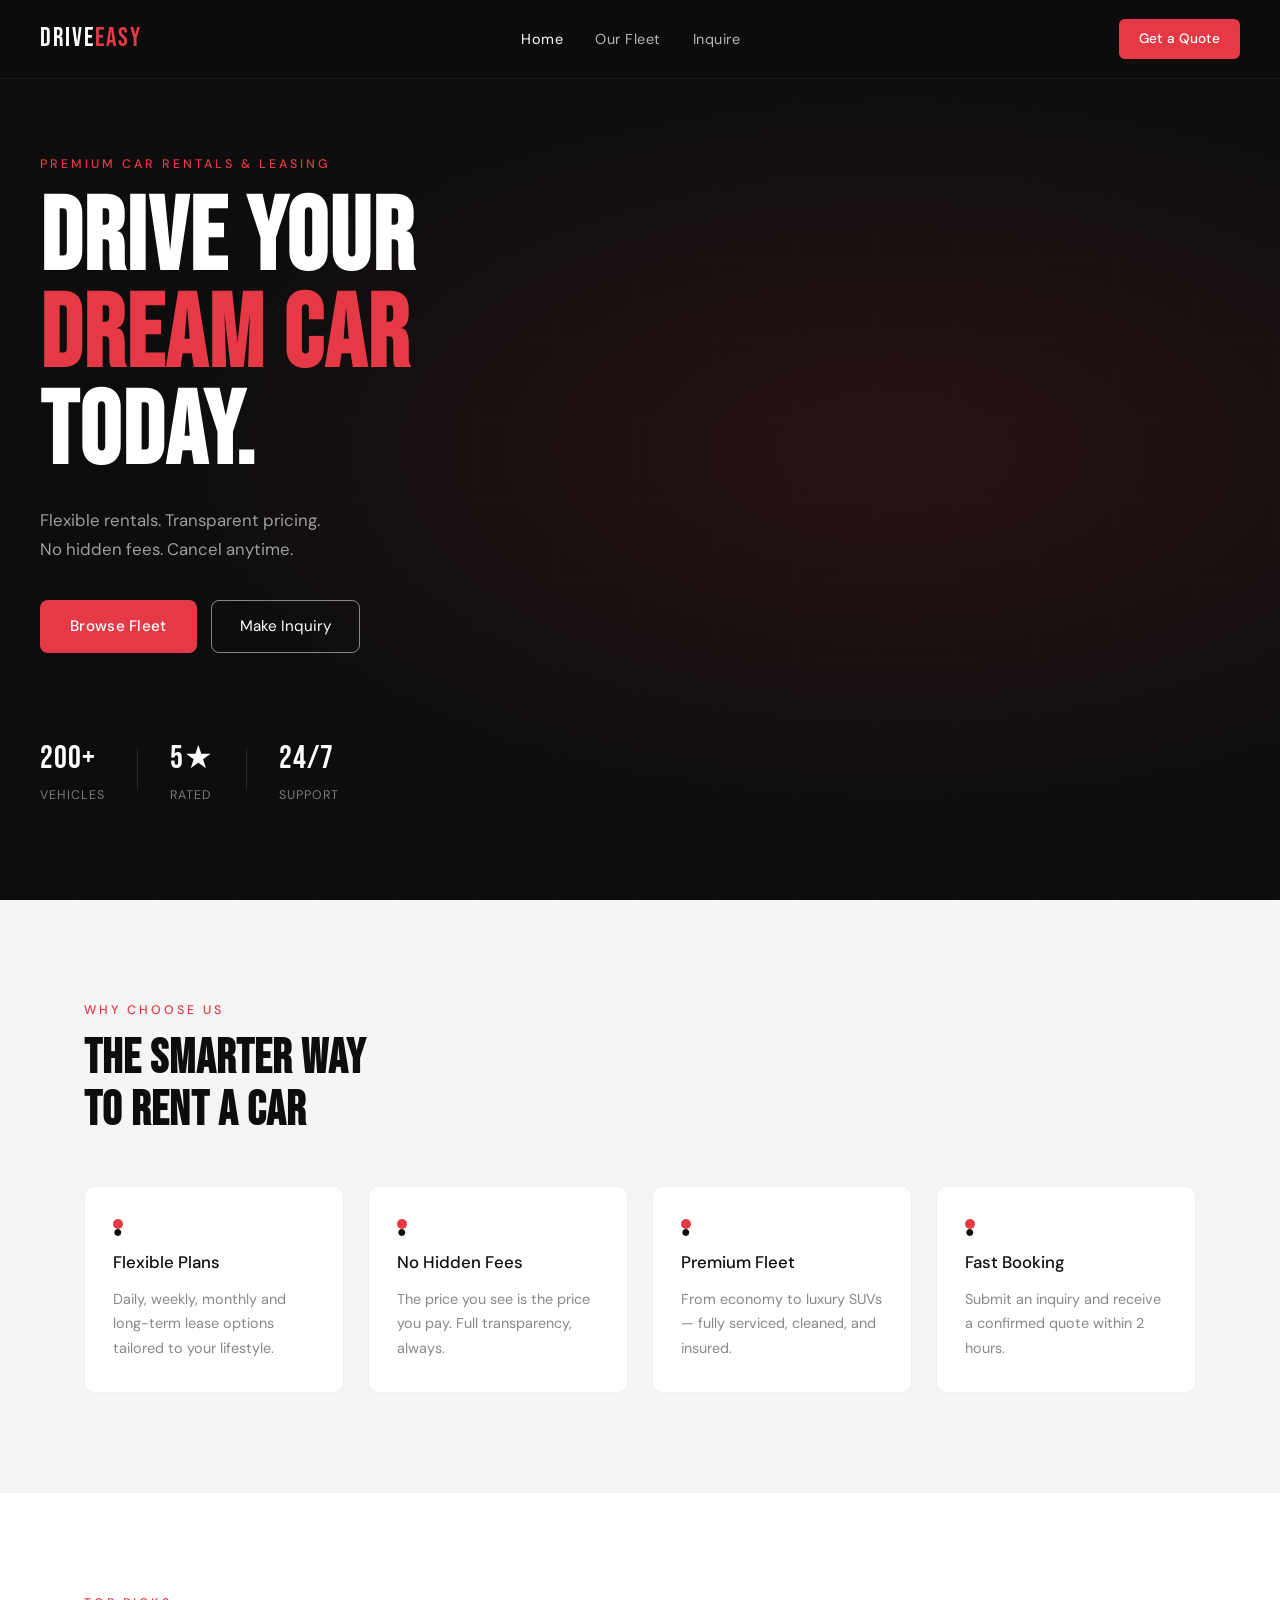
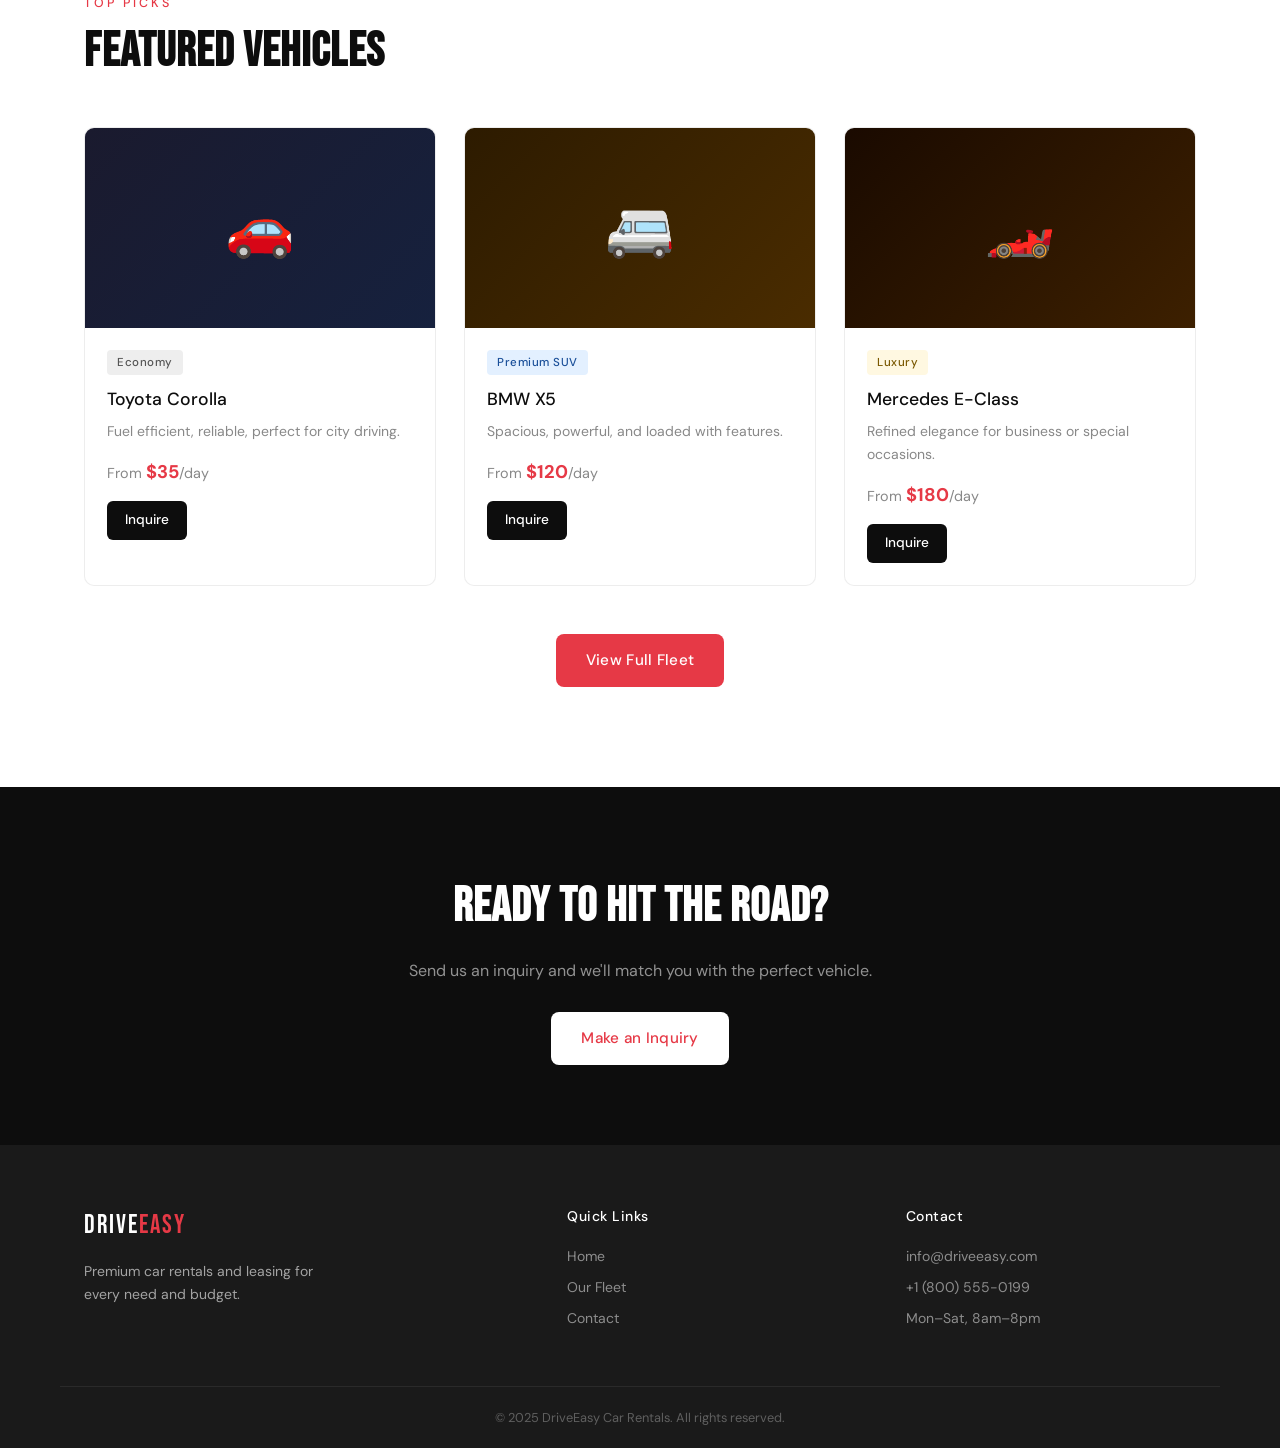
<file: index.html>
<!DOCTYPE html>
<html lang="en">
<head>
  <meta charset="UTF-8" />
  <meta name="viewport" content="width=device-width, initial-scale=1.0"/>
  <title>DriveEasy — Premium Car Rentals & Leasing</title>
  <link rel="stylesheet" href="css/style.css" />
  <link rel="preconnect" href="https://fonts.googleapis.com">
  <link href="https://fonts.googleapis.com/css2?family=Bebas+Neue&family=DM+Sans:wght@300;400;500&display=swap" rel="stylesheet">
</head>
<body>

  <!-- NAV -->
  <nav class="navbar">
    <a href="index.html" class="logo">DRIVE<span>EASY</span></a>
    <ul class="nav-links">
      <li><a href="index.html" class="active">Home</a></li>
      <li><a href="cars.html">Our Fleet</a></li>
      <li><a href="contact.html">Inquire</a></li>
    </ul>
    <a href="contact.html" class="nav-cta">Get a Quote</a>
    <button class="hamburger" onclick="toggleMenu()">&#9776;</button>
  </nav>

  <!-- MOBILE MENU -->
  <div class="mobile-menu" id="mobileMenu">
    <a href="index.html">Home</a>
    <a href="cars.html">Our Fleet</a>
    <a href="contact.html">Inquire</a>
  </div>

  <!-- HERO -->
  <section class="hero">
    <div class="hero-bg"></div>
    <div class="hero-content">
      <p class="hero-tag">Premium Car Rentals & Leasing</p>
      <h1>Drive Your <br><span class="accent">Dream Car</span><br>Today.</h1>
      <p class="hero-sub">Flexible rentals. Transparent pricing.<br>No hidden fees. Cancel anytime.</p>
      <div class="hero-btns">
        <a href="cars.html" class="btn-primary">Browse Fleet</a>
        <a href="contact.html" class="btn-outline">Make Inquiry</a>
      </div>
    </div>
    <div class="hero-stats">
      <div class="stat"><span class="stat-num">200+</span><span class="stat-label">Vehicles</span></div>
      <div class="stat-divider"></div>
      <div class="stat"><span class="stat-num">5★</span><span class="stat-label">Rated</span></div>
      <div class="stat-divider"></div>
      <div class="stat"><span class="stat-num">24/7</span><span class="stat-label">Support</span></div>
    </div>
  </section>

  <!-- WHY US -->
  <section class="why-us">
    <div class="container">
      <p class="section-tag">Why Choose Us</p>
      <h2 class="section-title">The Smarter Way<br>to Rent a Car</h2>
      <div class="features-grid">
        <div class="feature-card">
          <div class="feature-icon">&#9679;</div>
          <h3>Flexible Plans</h3>
          <p>Daily, weekly, monthly and long-term lease options tailored to your lifestyle.</p>
        </div>
        <div class="feature-card">
          <div class="feature-icon">&#9679;</div>
          <h3>No Hidden Fees</h3>
          <p>The price you see is the price you pay. Full transparency, always.</p>
        </div>
        <div class="feature-card">
          <div class="feature-icon">&#9679;</div>
          <h3>Premium Fleet</h3>
          <p>From economy to luxury SUVs — fully serviced, cleaned, and insured.</p>
        </div>
        <div class="feature-card">
          <div class="feature-icon">&#9679;</div>
          <h3>Fast Booking</h3>
          <p>Submit an inquiry and receive a confirmed quote within 2 hours.</p>
        </div>
      </div>
    </div>
  </section>

  <!-- FEATURED CARS -->
  <section class="featured">
    <div class="container">
      <p class="section-tag">Top Picks</p>
      <h2 class="section-title">Featured Vehicles</h2>
      <div class="cars-grid">
        <div class="car-card">
          <div class="car-img economy"></div>
          <div class="car-info">
            <span class="car-badge">Economy</span>
            <h3>Toyota Corolla</h3>
            <p>Fuel efficient, reliable, perfect for city driving.</p>
            <div class="car-price">From <strong>$35</strong>/day</div>
            <a href="contact.html" class="btn-small">Inquire</a>
          </div>
        </div>
        <div class="car-card">
          <div class="car-img suv"></div>
          <div class="car-info">
            <span class="car-badge premium">Premium SUV</span>
            <h3>BMW X5</h3>
            <p>Spacious, powerful, and loaded with features.</p>
            <div class="car-price">From <strong>$120</strong>/day</div>
            <a href="contact.html" class="btn-small">Inquire</a>
          </div>
        </div>
        <div class="car-card">
          <div class="car-img luxury"></div>
          <div class="car-info">
            <span class="car-badge luxury-badge">Luxury</span>
            <h3>Mercedes E-Class</h3>
            <p>Refined elegance for business or special occasions.</p>
            <div class="car-price">From <strong>$180</strong>/day</div>
            <a href="contact.html" class="btn-small">Inquire</a>
          </div>
        </div>
      </div>
      <div class="centered">
        <a href="cars.html" class="btn-primary">View Full Fleet</a>
      </div>
    </div>
  </section>

  <!-- CTA BANNER -->
  <section class="cta-banner">
    <div class="container">
      <h2>Ready to Hit the Road?</h2>
      <p>Send us an inquiry and we'll match you with the perfect vehicle.</p>
      <a href="contact.html" class="btn-primary light">Make an Inquiry</a>
    </div>
  </section>

  <!-- FOOTER -->
  <footer class="footer">
    <div class="container footer-inner">
      <div class="footer-brand">
        <a href="index.html" class="logo">DRIVE<span>EASY</span></a>
        <p>Premium car rentals and leasing for every need and budget.</p>
      </div>
      <div class="footer-links">
        <h4>Quick Links</h4>
        <a href="index.html">Home</a>
        <a href="cars.html">Our Fleet</a>
        <a href="contact.html">Contact</a>
      </div>
      <div class="footer-contact">
        <h4>Contact</h4>
        <p>info@driveeasy.com</p>
        <p>+1 (800) 555-0199</p>
        <p>Mon–Sat, 8am–8pm</p>
      </div>
    </div>
    <div class="footer-bottom">
      <p>&copy; 2025 DriveEasy Car Rentals. All rights reserved.</p>
    </div>
  </footer>

  <script src="js/main.js"></script>
</body>
</html>
</file>
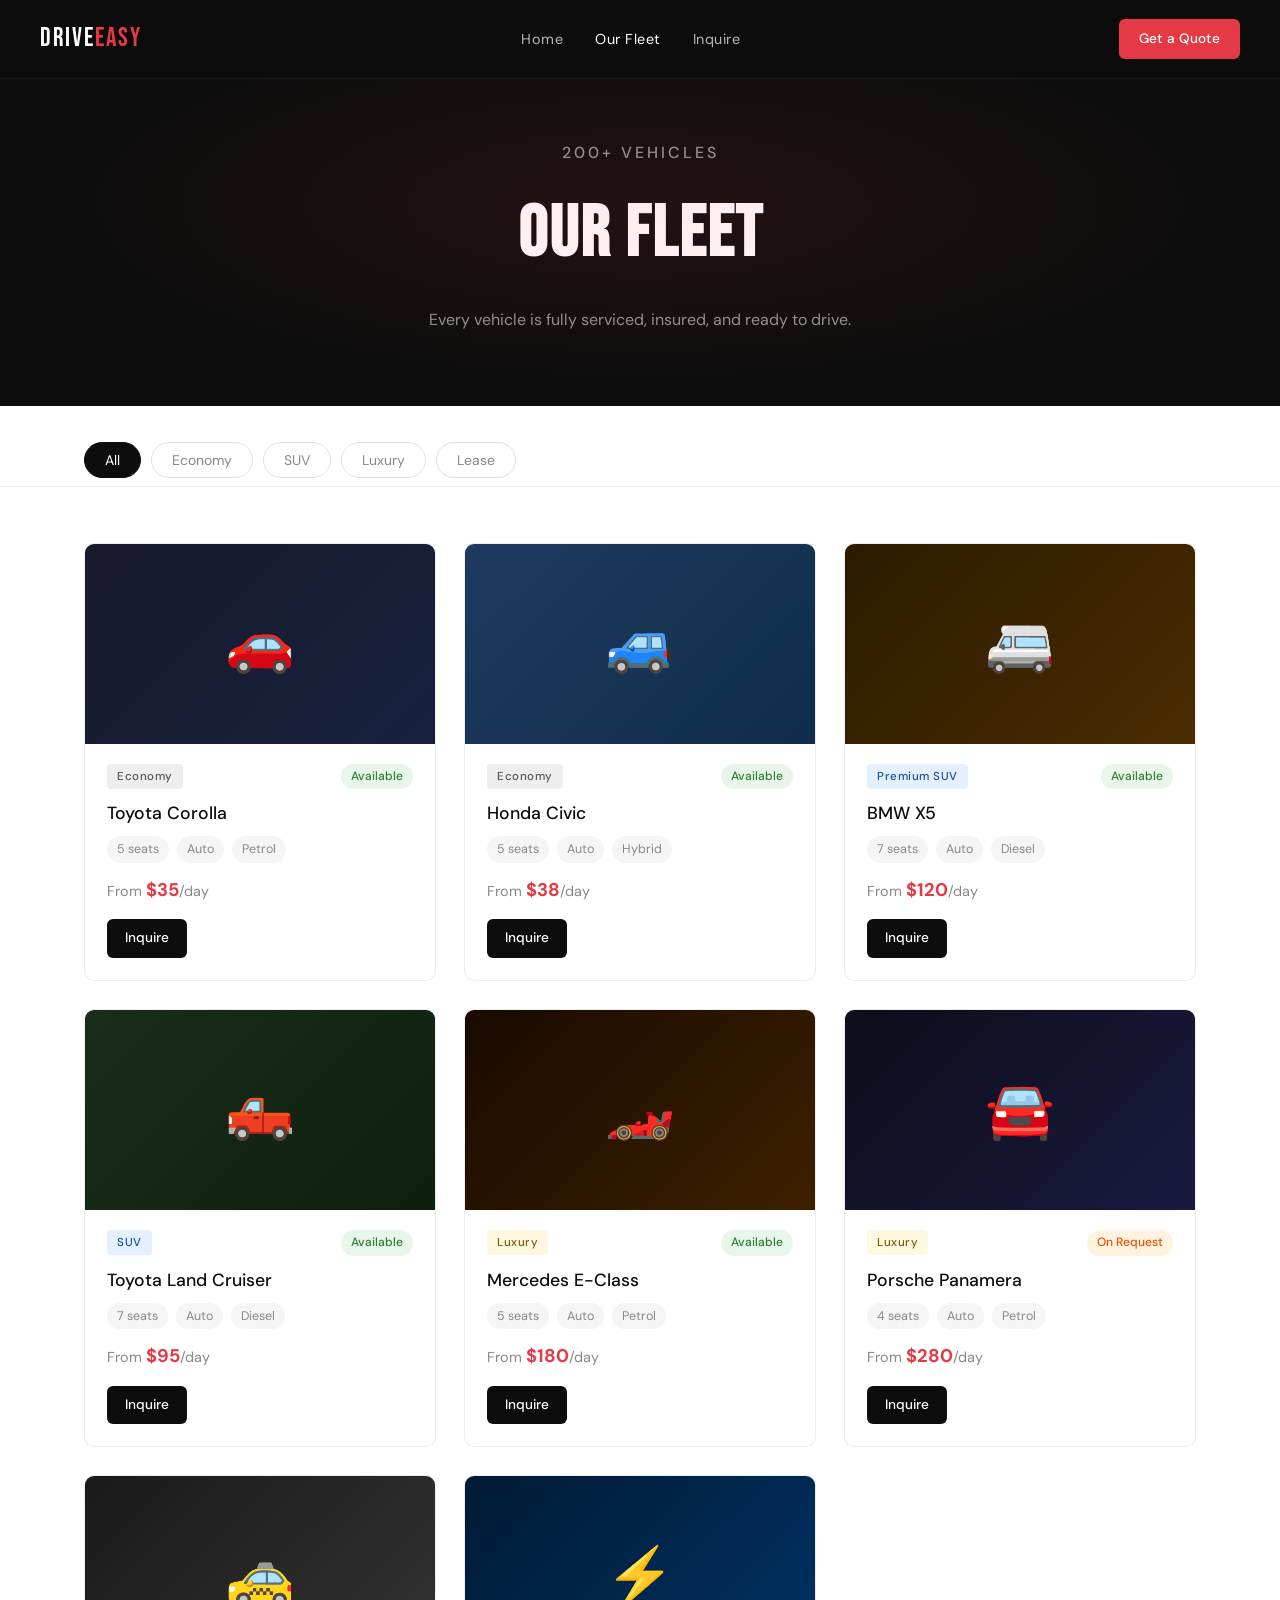
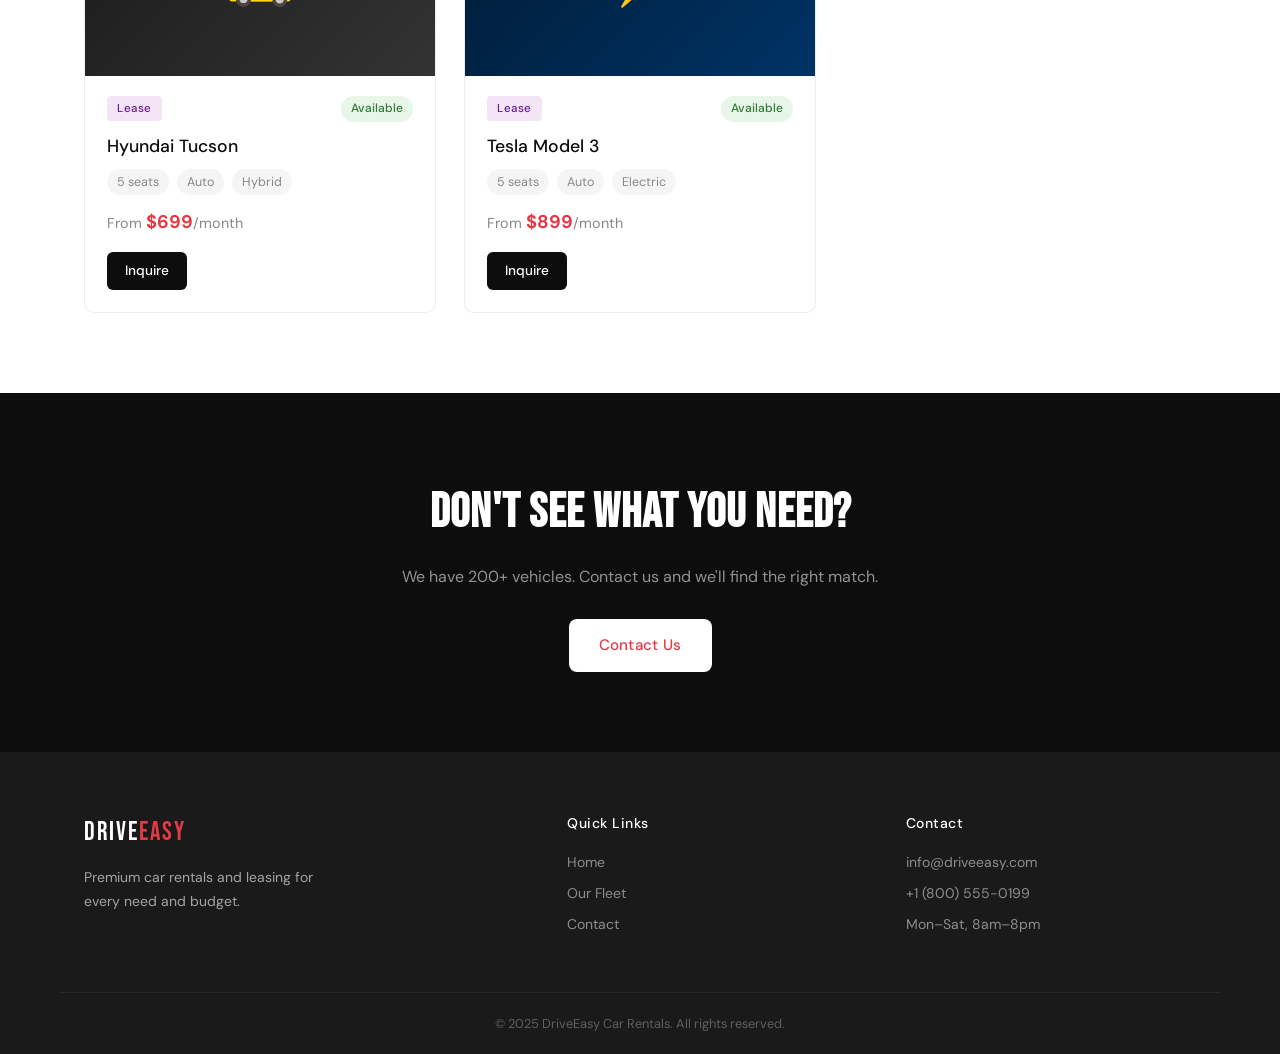
<file: cars.html>
<!DOCTYPE html>
<html lang="en">
<head>
  <meta charset="UTF-8" />
  <meta name="viewport" content="width=device-width, initial-scale=1.0"/>
  <title>Our Fleet — DriveEasy Car Rentals</title>
  <link rel="stylesheet" href="css/style.css" />
  <link rel="preconnect" href="https://fonts.googleapis.com">
  <link href="https://fonts.googleapis.com/css2?family=Bebas+Neue&family=DM+Sans:wght@300;400;500&display=swap" rel="stylesheet">
</head>
<body>

  <nav class="navbar">
    <a href="index.html" class="logo">DRIVE<span>EASY</span></a>
    <ul class="nav-links">
      <li><a href="index.html">Home</a></li>
      <li><a href="cars.html" class="active">Our Fleet</a></li>
      <li><a href="contact.html">Inquire</a></li>
    </ul>
    <a href="contact.html" class="nav-cta">Get a Quote</a>
    <button class="hamburger" onclick="toggleMenu()">&#9776;</button>
  </nav>
  <div class="mobile-menu" id="mobileMenu">
    <a href="index.html">Home</a>
    <a href="cars.html">Our Fleet</a>
    <a href="contact.html">Inquire</a>
  </div>

  <!-- PAGE HEADER -->
  <section class="page-header">
    <div class="container">
      <p class="section-tag">200+ Vehicles</p>
      <h1>Our Fleet</h1>
      <p>Every vehicle is fully serviced, insured, and ready to drive.</p>
    </div>
  </section>

  <!-- FILTER BAR -->
  <section class="filter-section">
    <div class="container">
      <div class="filter-bar">
        <button class="filter-btn active" onclick="filterCars('all', this)">All</button>
        <button class="filter-btn" onclick="filterCars('economy', this)">Economy</button>
        <button class="filter-btn" onclick="filterCars('suv', this)">SUV</button>
        <button class="filter-btn" onclick="filterCars('luxury', this)">Luxury</button>
        <button class="filter-btn" onclick="filterCars('lease', this)">Lease</button>
      </div>
    </div>
  </section>

  <!-- FLEET GRID -->
  <section class="fleet-section">
    <div class="container">
      <div class="fleet-grid" id="fleetGrid">

        <div class="fleet-card" data-category="economy">
          <div class="fleet-img economy"></div>
          <div class="fleet-info">
            <div class="fleet-top">
              <span class="car-badge">Economy</span>
              <span class="fleet-avail available">Available</span>
            </div>
            <h3>Toyota Corolla</h3>
            <div class="fleet-specs">
              <span>5 seats</span><span>Auto</span><span>Petrol</span>
            </div>
            <div class="fleet-price">From <strong>$35</strong>/day</div>
            <a href="contact.html" class="btn-small">Inquire</a>
          </div>
        </div>

        <div class="fleet-card" data-category="economy">
          <div class="fleet-img hatchback"></div>
          <div class="fleet-info">
            <div class="fleet-top">
              <span class="car-badge">Economy</span>
              <span class="fleet-avail available">Available</span>
            </div>
            <h3>Honda Civic</h3>
            <div class="fleet-specs">
              <span>5 seats</span><span>Auto</span><span>Hybrid</span>
            </div>
            <div class="fleet-price">From <strong>$38</strong>/day</div>
            <a href="contact.html" class="btn-small">Inquire</a>
          </div>
        </div>

        <div class="fleet-card" data-category="suv">
          <div class="fleet-img suv"></div>
          <div class="fleet-info">
            <div class="fleet-top">
              <span class="car-badge premium">Premium SUV</span>
              <span class="fleet-avail available">Available</span>
            </div>
            <h3>BMW X5</h3>
            <div class="fleet-specs">
              <span>7 seats</span><span>Auto</span><span>Diesel</span>
            </div>
            <div class="fleet-price">From <strong>$120</strong>/day</div>
            <a href="contact.html" class="btn-small">Inquire</a>
          </div>
        </div>

        <div class="fleet-card" data-category="suv">
          <div class="fleet-img suv2"></div>
          <div class="fleet-info">
            <div class="fleet-top">
              <span class="car-badge premium">SUV</span>
              <span class="fleet-avail available">Available</span>
            </div>
            <h3>Toyota Land Cruiser</h3>
            <div class="fleet-specs">
              <span>7 seats</span><span>Auto</span><span>Diesel</span>
            </div>
            <div class="fleet-price">From <strong>$95</strong>/day</div>
            <a href="contact.html" class="btn-small">Inquire</a>
          </div>
        </div>

        <div class="fleet-card" data-category="luxury">
          <div class="fleet-img luxury"></div>
          <div class="fleet-info">
            <div class="fleet-top">
              <span class="car-badge luxury-badge">Luxury</span>
              <span class="fleet-avail available">Available</span>
            </div>
            <h3>Mercedes E-Class</h3>
            <div class="fleet-specs">
              <span>5 seats</span><span>Auto</span><span>Petrol</span>
            </div>
            <div class="fleet-price">From <strong>$180</strong>/day</div>
            <a href="contact.html" class="btn-small">Inquire</a>
          </div>
        </div>

        <div class="fleet-card" data-category="luxury">
          <div class="fleet-img luxury2"></div>
          <div class="fleet-info">
            <div class="fleet-top">
              <span class="car-badge luxury-badge">Luxury</span>
              <span class="fleet-avail unavailable">On Request</span>
            </div>
            <h3>Porsche Panamera</h3>
            <div class="fleet-specs">
              <span>4 seats</span><span>Auto</span><span>Petrol</span>
            </div>
            <div class="fleet-price">From <strong>$280</strong>/day</div>
            <a href="contact.html" class="btn-small">Inquire</a>
          </div>
        </div>

        <div class="fleet-card" data-category="lease">
          <div class="fleet-img sedan"></div>
          <div class="fleet-info">
            <div class="fleet-top">
              <span class="car-badge lease-badge">Lease</span>
              <span class="fleet-avail available">Available</span>
            </div>
            <h3>Hyundai Tucson</h3>
            <div class="fleet-specs">
              <span>5 seats</span><span>Auto</span><span>Hybrid</span>
            </div>
            <div class="fleet-price">From <strong>$699</strong>/month</div>
            <a href="contact.html" class="btn-small">Inquire</a>
          </div>
        </div>

        <div class="fleet-card" data-category="lease">
          <div class="fleet-img electric"></div>
          <div class="fleet-info">
            <div class="fleet-top">
              <span class="car-badge lease-badge">Lease</span>
              <span class="fleet-avail available">Available</span>
            </div>
            <h3>Tesla Model 3</h3>
            <div class="fleet-specs">
              <span>5 seats</span><span>Auto</span><span>Electric</span>
            </div>
            <div class="fleet-price">From <strong>$899</strong>/month</div>
            <a href="contact.html" class="btn-small">Inquire</a>
          </div>
        </div>

      </div>
    </div>
  </section>

  <section class="cta-banner">
    <div class="container">
      <h2>Don't See What You Need?</h2>
      <p>We have 200+ vehicles. Contact us and we'll find the right match.</p>
      <a href="contact.html" class="btn-primary light">Contact Us</a>
    </div>
  </section>

  <footer class="footer">
    <div class="container footer-inner">
      <div class="footer-brand">
        <a href="index.html" class="logo">DRIVE<span>EASY</span></a>
        <p>Premium car rentals and leasing for every need and budget.</p>
      </div>
      <div class="footer-links">
        <h4>Quick Links</h4>
        <a href="index.html">Home</a>
        <a href="cars.html">Our Fleet</a>
        <a href="contact.html">Contact</a>
      </div>
      <div class="footer-contact">
        <h4>Contact</h4>
        <p>info@driveeasy.com</p>
        <p>+1 (800) 555-0199</p>
        <p>Mon–Sat, 8am–8pm</p>
      </div>
    </div>
    <div class="footer-bottom">
      <p>&copy; 2025 DriveEasy Car Rentals. All rights reserved.</p>
    </div>
  </footer>

  <script src="js/main.js"></script>
</body>
</html>
</file>
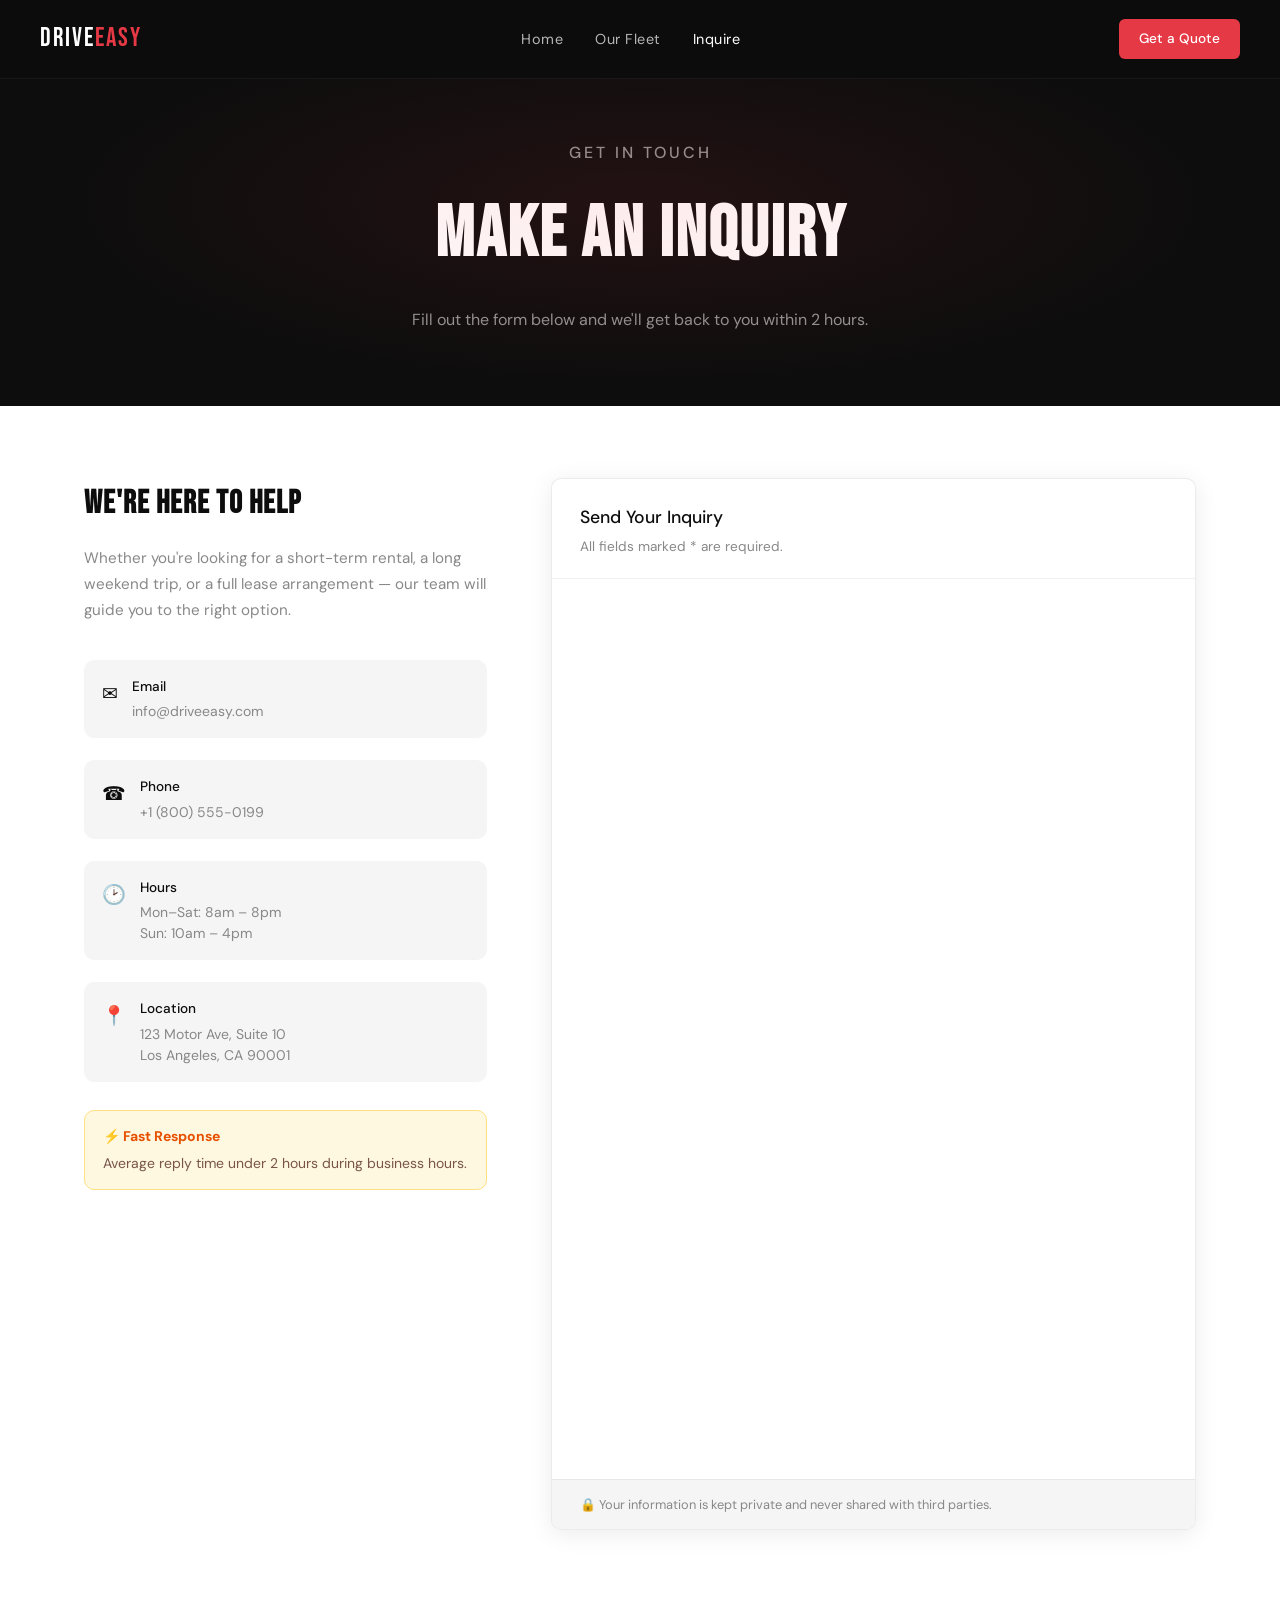
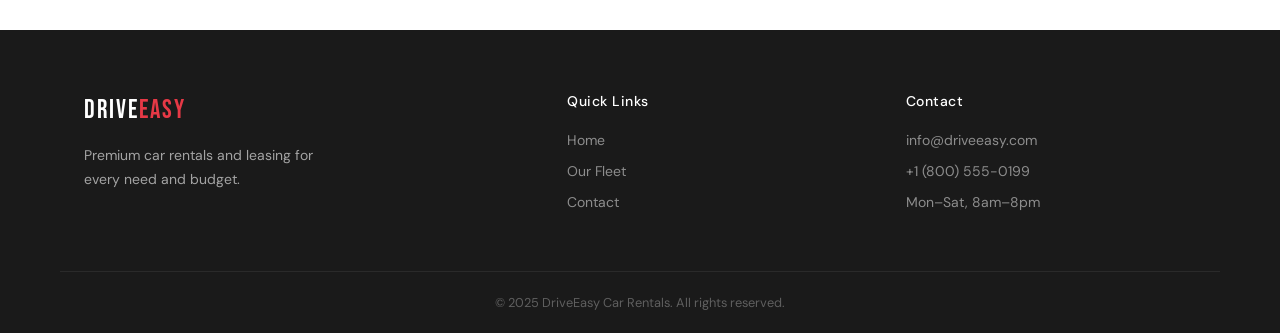
<file: contact.html>
<!DOCTYPE html>
<html lang="en">
<head>
  <meta charset="UTF-8" />
  <meta name="viewport" content="width=device-width, initial-scale=1.0"/>
  <title>Inquire — DriveEasy Car Rentals</title>
  <link rel="stylesheet" href="css/style.css" />
  <link rel="preconnect" href="https://fonts.googleapis.com">
  <link href="https://fonts.googleapis.com/css2?family=Bebas+Neue&family=DM+Sans:wght@300;400;500&display=swap" rel="stylesheet">
</head>
<body>

  <nav class="navbar">
    <a href="index.html" class="logo">DRIVE<span>EASY</span></a>
    <ul class="nav-links">
      <li><a href="index.html">Home</a></li>
      <li><a href="cars.html">Our Fleet</a></li>
      <li><a href="contact.html" class="active">Inquire</a></li>
    </ul>
    <a href="contact.html" class="nav-cta">Get a Quote</a>
    <button class="hamburger" onclick="toggleMenu()">&#9776;</button>
  </nav>
  <div class="mobile-menu" id="mobileMenu">
    <a href="index.html">Home</a>
    <a href="cars.html">Our Fleet</a>
    <a href="contact.html">Inquire</a>
  </div>

  <section class="page-header">
    <div class="container">
      <p class="section-tag">Get in Touch</p>
      <h1>Make an Inquiry</h1>
      <p>Fill out the form below and we'll get back to you within 2 hours.</p>
    </div>
  </section>

  <!-- CONTACT LAYOUT -->
  <section class="contact-section">
    <div class="container contact-layout">

      <!-- LEFT: Info -->
      <div class="contact-info">
        <h2>We're Here to Help</h2>
        <p>Whether you're looking for a short-term rental, a long weekend trip, or a full lease arrangement — our team will guide you to the right option.</p>

        <div class="info-block">
          <div class="info-icon">&#9993;</div>
          <div>
            <h4>Email</h4>
            <p>info@driveeasy.com</p>
          </div>
        </div>
        <div class="info-block">
          <div class="info-icon">&#9742;</div>
          <div>
            <h4>Phone</h4>
            <p>+1 (800) 555-0199</p>
          </div>
        </div>
        <div class="info-block">
          <div class="info-icon">&#128337;</div>
          <div>
            <h4>Hours</h4>
            <p>Mon–Sat: 8am – 8pm<br>Sun: 10am – 4pm</p>
          </div>
        </div>
        <div class="info-block">
          <div class="info-icon">&#128205;</div>
          <div>
            <h4>Location</h4>
            <p>123 Motor Ave, Suite 10<br>Los Angeles, CA 90001</p>
          </div>
        </div>

        <div class="response-badge">
          <strong>&#9889; Fast Response</strong>
          <span>Average reply time under 2 hours during business hours.</span>
        </div>
      </div>

      <!-- RIGHT: Google Form embed -->
      <div class="contact-form-wrapper">
        <div class="form-header">
          <h3>Send Your Inquiry</h3>
          <p>All fields marked * are required.</p>
        </div>

        <!--
          ============================================================
          GOOGLE FORM EMBED INSTRUCTIONS:
          1. Go to https://forms.google.com and create your form
          2. Add fields: Name, Email, Phone, Car Type, Dates, Message
          3. Click Send > Embed icon (<>)
          4. Copy the iframe src URL
          5. Replace the src below with YOUR form's URL
          ============================================================
        -->
        <div class="form-embed-container">
          <iframe
            id="googleForm"
            src="https://docs.google.com/forms/d/e/1FAIpQLSfjlK1K3KBOsAe2lztHD0Rk4ZYugLPtCX3ATGyiXYwPTKdVxQ/viewform?embedded=true"
            width="100%"
            height="900"
            frameborder="0"
            marginheight="0"
            marginwidth="0"
            title="DriveEasy Inquiry Form">
            Loading form…
          </iframe>
        </div>

        <p class="form-note">
          &#128274; Your information is kept private and never shared with third parties.
        </p>
      </div>

    </div>
  </section>

  <footer class="footer">
    <div class="container footer-inner">
      <div class="footer-brand">
        <a href="index.html" class="logo">DRIVE<span>EASY</span></a>
        <p>Premium car rentals and leasing for every need and budget.</p>
      </div>
      <div class="footer-links">
        <h4>Quick Links</h4>
        <a href="index.html">Home</a>
        <a href="cars.html">Our Fleet</a>
        <a href="contact.html">Contact</a>
      </div>
      <div class="footer-contact">
        <h4>Contact</h4>
        <p>info@driveeasy.com</p>
        <p>+1 (800) 555-0199</p>
        <p>Mon–Sat, 8am–8pm</p>
      </div>
    </div>
    <div class="footer-bottom">
      <p>&copy; 2025 DriveEasy Car Rentals. All rights reserved.</p>
    </div>
  </footer>

  <script src="js/main.js"></script>
</body>
</html>
</file>
<file: css/style.css>
/* ===========================
   DriveEasy — Main Stylesheet
   =========================== */

/* --- Variables & Reset --- */
:root {
  --red: #e63946;
  --red-dark: #c1121f;
  --dark: #0d0d0d;
  --dark2: #1a1a1a;
  --dark3: #262626;
  --gray: #888;
  --light-gray: #f5f5f5;
  --white: #ffffff;
  --font-display: 'Bebas Neue', sans-serif;
  --font-body: 'DM Sans', sans-serif;
  --transition: 0.25s ease;
  --radius: 10px;
  --shadow: 0 4px 24px rgba(0,0,0,0.08);
}

*, *::before, *::after { margin: 0; padding: 0; box-sizing: border-box; }

html { scroll-behavior: smooth; }

body {
  font-family: var(--font-body);
  font-size: 16px;
  color: var(--dark);
  background: var(--white);
  line-height: 1.65;
  overflow-x: hidden;
}

a { text-decoration: none; color: inherit; }
ul { list-style: none; }
img { max-width: 100%; display: block; }

.container {
  max-width: 1160px;
  margin: 0 auto;
  padding: 0 24px;
}

/* --- Navbar --- */
.navbar {
  position: fixed;
  top: 0; left: 0; right: 0;
  z-index: 100;
  display: flex;
  align-items: center;
  justify-content: space-between;
  padding: 18px 40px;
  background: rgba(13,13,13,0.96);
  backdrop-filter: blur(10px);
  border-bottom: 1px solid rgba(255,255,255,0.05);
  transition: padding var(--transition);
}

.logo {
  font-family: var(--font-display);
  font-size: 1.6rem;
  letter-spacing: 2px;
  color: var(--white);
}
.logo span { color: var(--red); }

.nav-links {
  display: flex;
  gap: 32px;
}
.nav-links a {
  color: rgba(255,255,255,0.7);
  font-size: 0.9rem;
  font-weight: 400;
  letter-spacing: 0.5px;
  transition: color var(--transition);
}
.nav-links a:hover,
.nav-links a.active { color: var(--white); }

.nav-cta {
  background: var(--red);
  color: var(--white);
  font-size: 0.85rem;
  font-weight: 500;
  padding: 9px 20px;
  border-radius: 6px;
  transition: background var(--transition);
}
.nav-cta:hover { background: var(--red-dark); }

.hamburger {
  display: none;
  background: none;
  border: none;
  color: white;
  font-size: 1.4rem;
  cursor: pointer;
}

.mobile-menu {
  display: none;
  position: fixed;
  top: 64px; left: 0; right: 0;
  background: var(--dark2);
  z-index: 99;
  flex-direction: column;
  padding: 16px 0;
  border-bottom: 1px solid rgba(255,255,255,0.08);
}
.mobile-menu.open { display: flex; }
.mobile-menu a {
  color: rgba(255,255,255,0.8);
  padding: 12px 28px;
  font-size: 1rem;
  transition: background var(--transition);
}
.mobile-menu a:hover { background: var(--dark3); color: white; }

/* --- Buttons --- */
.btn-primary {
  display: inline-block;
  background: var(--red);
  color: white;
  font-weight: 500;
  padding: 14px 30px;
  border-radius: 8px;
  font-size: 0.95rem;
  letter-spacing: 0.3px;
  transition: background var(--transition), transform var(--transition);
}
.btn-primary:hover { background: var(--red-dark); transform: translateY(-1px); }
.btn-primary.light { background: white; color: var(--red); }
.btn-primary.light:hover { background: #f0f0f0; }

.btn-outline {
  display: inline-block;
  border: 1.5px solid rgba(255,255,255,0.5);
  color: white;
  font-weight: 400;
  padding: 13px 28px;
  border-radius: 8px;
  font-size: 0.95rem;
  transition: border-color var(--transition), background var(--transition);
}
.btn-outline:hover { border-color: white; background: rgba(255,255,255,0.06); }

.btn-small {
  display: inline-block;
  background: var(--dark);
  color: white;
  padding: 8px 18px;
  border-radius: 6px;
  font-size: 0.85rem;
  font-weight: 500;
  transition: background var(--transition);
}
.btn-small:hover { background: var(--red); }

.centered { text-align: center; margin-top: 48px; }

/* --- Section Labels --- */
.section-tag {
  font-size: 0.78rem;
  font-weight: 500;
  letter-spacing: 3px;
  text-transform: uppercase;
  color: var(--red);
  margin-bottom: 12px;
}

.section-title {
  font-family: var(--font-display);
  font-size: clamp(2rem, 4vw, 3rem);
  letter-spacing: 1px;
  line-height: 1.1;
  color: var(--dark);
  margin-bottom: 48px;
}

/* --- Hero --- */
.hero {
  min-height: 100vh;
  background: var(--dark);
  display: flex;
  flex-direction: column;
  justify-content: center;
  padding: 120px 40px 60px;
  position: relative;
  overflow: hidden;
}

.hero-bg {
  position: absolute;
  inset: 0;
  background:
    radial-gradient(ellipse at 70% 50%, rgba(230, 57, 70, 0.12) 0%, transparent 60%),
    repeating-linear-gradient(
      0deg,
      transparent,
      transparent 79px,
      rgba(255,255,255,0.02) 80px
    ),
    repeating-linear-gradient(
      90deg,
      transparent,
      transparent 79px,
      rgba(255,255,255,0.02) 80px
    );
  pointer-events: none;
}

.hero-content {
  max-width: 680px;
  position: relative;
  z-index: 1;
  animation: fadeUp 0.8s ease both;
}

.hero-tag {
  font-size: 0.78rem;
  letter-spacing: 3px;
  text-transform: uppercase;
  color: var(--red);
  font-weight: 500;
  margin-bottom: 16px;
}

.hero h1 {
  font-family: var(--font-display);
  font-size: clamp(3.5rem, 8vw, 6.5rem);
  line-height: 0.95;
  letter-spacing: 2px;
  color: white;
  margin-bottom: 24px;
}

.hero h1 .accent { color: var(--red); }

.hero-sub {
  color: rgba(255,255,255,0.6);
  font-size: 1.05rem;
  margin-bottom: 36px;
  line-height: 1.7;
}

.hero-btns {
  display: flex;
  gap: 14px;
  flex-wrap: wrap;
}

.hero-stats {
  display: flex;
  align-items: center;
  gap: 32px;
  margin-top: 80px;
  position: relative;
  z-index: 1;
  animation: fadeUp 0.9s ease 0.2s both;
}

.stat { display: flex; flex-direction: column; }
.stat-num {
  font-family: var(--font-display);
  font-size: 2rem;
  color: white;
  letter-spacing: 1px;
}
.stat-label {
  font-size: 0.78rem;
  color: rgba(255,255,255,0.45);
  letter-spacing: 1px;
  text-transform: uppercase;
}
.stat-divider {
  width: 1px;
  height: 40px;
  background: rgba(255,255,255,0.12);
}

/* --- Why Us / Features --- */
.why-us {
  padding: 100px 0;
  background: var(--light-gray);
}

.features-grid {
  display: grid;
  grid-template-columns: repeat(auto-fit, minmax(230px, 1fr));
  gap: 24px;
}

.feature-card {
  background: white;
  border-radius: var(--radius);
  padding: 32px 28px;
  border: 1px solid rgba(0,0,0,0.06);
  transition: box-shadow var(--transition), transform var(--transition);
}
.feature-card:hover { box-shadow: var(--shadow); transform: translateY(-3px); }
.feature-icon {
  width: 10px;
  height: 10px;
  background: var(--red);
  border-radius: 50%;
  margin-bottom: 20px;
}
.feature-card h3 { font-size: 1.05rem; font-weight: 500; margin-bottom: 10px; }
.feature-card p { color: var(--gray); font-size: 0.9rem; line-height: 1.7; }

/* --- Car / Fleet Cards --- */
.featured { padding: 100px 0; }

.cars-grid {
  display: grid;
  grid-template-columns: repeat(auto-fit, minmax(300px, 1fr));
  gap: 28px;
}

.car-card, .fleet-card {
  border-radius: var(--radius);
  overflow: hidden;
  border: 1px solid rgba(0,0,0,0.07);
  background: white;
  transition: box-shadow var(--transition), transform var(--transition);
}
.car-card:hover, .fleet-card:hover { box-shadow: 0 8px 32px rgba(0,0,0,0.1); transform: translateY(-4px); }

/* Car image placeholders (replace with real <img> tags) */
.car-img, .fleet-img {
  height: 200px;
  background: var(--dark3);
  display: flex;
  align-items: center;
  justify-content: center;
  font-size: 3rem;
  position: relative;
  overflow: hidden;
}

/* Colorful gradient placeholders per type */
.economy  { background: linear-gradient(135deg, #1a1a2e 0%, #16213e 100%); }
.economy::after  { content: "🚗"; position:absolute; font-size:3.5rem; }
.hatchback { background: linear-gradient(135deg, #1e3a5f 0%, #0f2d4a 100%); }
.hatchback::after { content: "🚙"; position:absolute; font-size:3.5rem; }
.suv  { background: linear-gradient(135deg, #2d1b00 0%, #4a2c00 100%); }
.suv::after  { content: "🚐"; position:absolute; font-size:3.5rem; }
.suv2 { background: linear-gradient(135deg, #1a2d1a 0%, #0d1f0d 100%); }
.suv2::after { content: "🛻"; position:absolute; font-size:3.5rem; }
.luxury  { background: linear-gradient(135deg, #1a0a00 0%, #3d2000 100%); }
.luxury::after  { content: "🏎️"; position:absolute; font-size:3.5rem; }
.luxury2 { background: linear-gradient(135deg, #0d0d1a 0%, #1a1a40 100%); }
.luxury2::after { content: "🚘"; position:absolute; font-size:3.5rem; }
.sedan { background: linear-gradient(135deg, #1a1a1a 0%, #333 100%); }
.sedan::after { content: "🚕"; position:absolute; font-size:3.5rem; }
.electric { background: linear-gradient(135deg, #001a33 0%, #003366 100%); }
.electric::after { content: "⚡"; position:absolute; font-size:3.5rem; }

.car-info, .fleet-info { padding: 20px 22px 22px; }
.car-info h3, .fleet-info h3 {
  font-size: 1.1rem;
  font-weight: 500;
  margin: 10px 0 6px;
}
.car-info p { color: var(--gray); font-size: 0.875rem; margin-bottom: 14px; }
.car-price, .fleet-price {
  font-size: 0.9rem;
  color: var(--gray);
  margin-bottom: 14px;
}
.car-price strong, .fleet-price strong {
  color: var(--red);
  font-size: 1.15rem;
}

.fleet-top {
  display: flex;
  align-items: center;
  justify-content: space-between;
}

.fleet-specs {
  display: flex;
  gap: 8px;
  margin: 8px 0 12px;
}
.fleet-specs span {
  background: var(--light-gray);
  padding: 3px 10px;
  border-radius: 20px;
  font-size: 0.78rem;
  color: var(--gray);
}

.fleet-avail {
  font-size: 0.75rem;
  font-weight: 500;
  padding: 3px 10px;
  border-radius: 20px;
}
.fleet-avail.available { background: #e8f5e9; color: #2e7d32; }
.fleet-avail.unavailable { background: #fff3e0; color: #e65100; }

/* --- Badges --- */
.car-badge {
  display: inline-block;
  font-size: 0.72rem;
  font-weight: 500;
  letter-spacing: 0.5px;
  padding: 3px 10px;
  border-radius: 4px;
  background: #eee;
  color: #555;
}
.car-badge.premium { background: #e3f0ff; color: #1a4f99; }
.car-badge.luxury-badge { background: #fff8e1; color: #7a5800; }
.car-badge.lease-badge { background: #f3e5f5; color: #6a1b9a; }

/* --- Page Header --- */
.page-header {
  background: var(--dark);
  padding: 140px 24px 72px;
  text-align: center;
  position: relative;
  overflow: hidden;
}
.page-header::before {
  content: '';
  position: absolute;
  inset: 0;
  background: radial-gradient(ellipse at center, rgba(230,57,70,0.1) 0%, transparent 65%);
  pointer-events: none;
}
.page-header .section-tag { margin-bottom: 10px; }
.page-header h1 {
  font-family: var(--font-display);
  font-size: clamp(2.5rem, 6vw, 4.5rem);
  color: white;
  letter-spacing: 2px;
  margin-bottom: 12px;
}
.page-header p { color: rgba(255,255,255,0.55); font-size: 1rem; }

/* --- Filter Bar --- */
.filter-section { padding: 36px 0 8px; border-bottom: 1px solid rgba(0,0,0,0.07); }
.filter-bar { display: flex; gap: 10px; flex-wrap: wrap; }
.filter-btn {
  background: none;
  border: 1.5px solid rgba(0,0,0,0.12);
  padding: 8px 20px;
  border-radius: 100px;
  font-size: 0.875rem;
  font-family: var(--font-body);
  cursor: pointer;
  color: var(--gray);
  transition: all var(--transition);
}
.filter-btn:hover, .filter-btn.active {
  background: var(--dark);
  border-color: var(--dark);
  color: white;
}

/* --- Fleet Grid --- */
.fleet-section { padding: 56px 0 80px; }
.fleet-grid {
  display: grid;
  grid-template-columns: repeat(auto-fill, minmax(270px, 1fr));
  gap: 28px;
}
.fleet-card.hidden { display: none; }

/* --- CTA Banner --- */
.cta-banner {
  background: var(--dark);
  padding: 80px 24px;
  text-align: center;
}
.cta-banner h2 {
  font-family: var(--font-display);
  font-size: clamp(1.8rem, 4vw, 3rem);
  color: white;
  letter-spacing: 1px;
  margin-bottom: 12px;
}
.cta-banner p { color: rgba(255,255,255,0.55); margin-bottom: 28px; font-size: 1rem; }

/* --- Contact Page --- */
.contact-section { padding: 72px 0 100px; }
.contact-layout {
  display: grid;
  grid-template-columns: 1fr 1.6fr;
  gap: 64px;
  align-items: start;
}

.contact-info h2 {
  font-family: var(--font-display);
  font-size: 2rem;
  letter-spacing: 1px;
  margin-bottom: 16px;
}
.contact-info > p {
  color: var(--gray);
  font-size: 0.95rem;
  line-height: 1.7;
  margin-bottom: 36px;
}

.info-block {
  display: flex;
  align-items: flex-start;
  gap: 14px;
  margin-bottom: 22px;
  padding: 16px 18px;
  background: var(--light-gray);
  border-radius: var(--radius);
}
.info-icon { font-size: 1.2rem; margin-top: 2px; flex-shrink: 0; }
.info-block h4 { font-size: 0.85rem; font-weight: 500; margin-bottom: 3px; color: var(--dark); }
.info-block p { font-size: 0.875rem; color: var(--gray); line-height: 1.5; }

.response-badge {
  margin-top: 28px;
  background: #fff8e1;
  border: 1px solid #ffe082;
  border-radius: var(--radius);
  padding: 14px 18px;
  font-size: 0.875rem;
  display: flex;
  flex-direction: column;
  gap: 4px;
}
.response-badge strong { color: #e65100; }
.response-badge span { color: #795548; }

.contact-form-wrapper {
  background: white;
  border: 1px solid rgba(0,0,0,0.08);
  border-radius: var(--radius);
  overflow: hidden;
  box-shadow: var(--shadow);
}
.form-header {
  padding: 24px 28px 20px;
  border-bottom: 1px solid rgba(0,0,0,0.06);
}
.form-header h3 { font-size: 1.1rem; font-weight: 500; margin-bottom: 4px; }
.form-header p { font-size: 0.85rem; color: var(--gray); }

.form-embed-container {
  padding: 0;
  overflow: hidden;
}
.form-embed-container iframe {
  display: block;
  width: 100%;
  border: none;
}

.form-note {
  padding: 14px 28px;
  font-size: 0.8rem;
  color: var(--gray);
  border-top: 1px solid rgba(0,0,0,0.06);
  background: var(--light-gray);
}

/* --- Footer --- */
.footer {
  background: var(--dark2);
  color: rgba(255,255,255,0.6);
  padding-top: 60px;
}
.footer-inner {
  display: grid;
  grid-template-columns: 1.5fr 1fr 1fr;
  gap: 48px;
  padding-bottom: 48px;
  border-bottom: 1px solid rgba(255,255,255,0.07);
}
.footer-brand .logo { margin-bottom: 12px; display: block; }
.footer-brand p { font-size: 0.875rem; line-height: 1.7; max-width: 240px; }
.footer-links h4, .footer-contact h4 {
  color: white;
  font-size: 0.875rem;
  font-weight: 500;
  margin-bottom: 16px;
  letter-spacing: 0.5px;
}
.footer-links a, .footer-contact p {
  display: block;
  font-size: 0.875rem;
  color: rgba(255,255,255,0.5);
  margin-bottom: 8px;
  transition: color var(--transition);
}
.footer-links a:hover { color: white; }
.footer-bottom {
  padding: 20px 0;
  text-align: center;
  font-size: 0.8rem;
  color: rgba(255,255,255,0.3);
}

/* --- Animations --- */
@keyframes fadeUp {
  from { opacity: 0; transform: translateY(24px); }
  to   { opacity: 1; transform: translateY(0); }
}

/* --- Responsive --- */
@media (max-width: 900px) {
  .navbar { padding: 16px 24px; }
  .nav-links, .nav-cta { display: none; }
  .hamburger { display: block; }
  .contact-layout { grid-template-columns: 1fr; gap: 40px; }
  .footer-inner { grid-template-columns: 1fr 1fr; }
  .footer-brand { grid-column: 1 / -1; }
}

@media (max-width: 600px) {
  .hero { padding: 100px 24px 48px; }
  .hero-stats { flex-wrap: wrap; gap: 20px; }
  .stat-divider { display: none; }
  .footer-inner { grid-template-columns: 1fr; gap: 28px; }
  .cars-grid { grid-template-columns: 1fr; }
}
</file>
